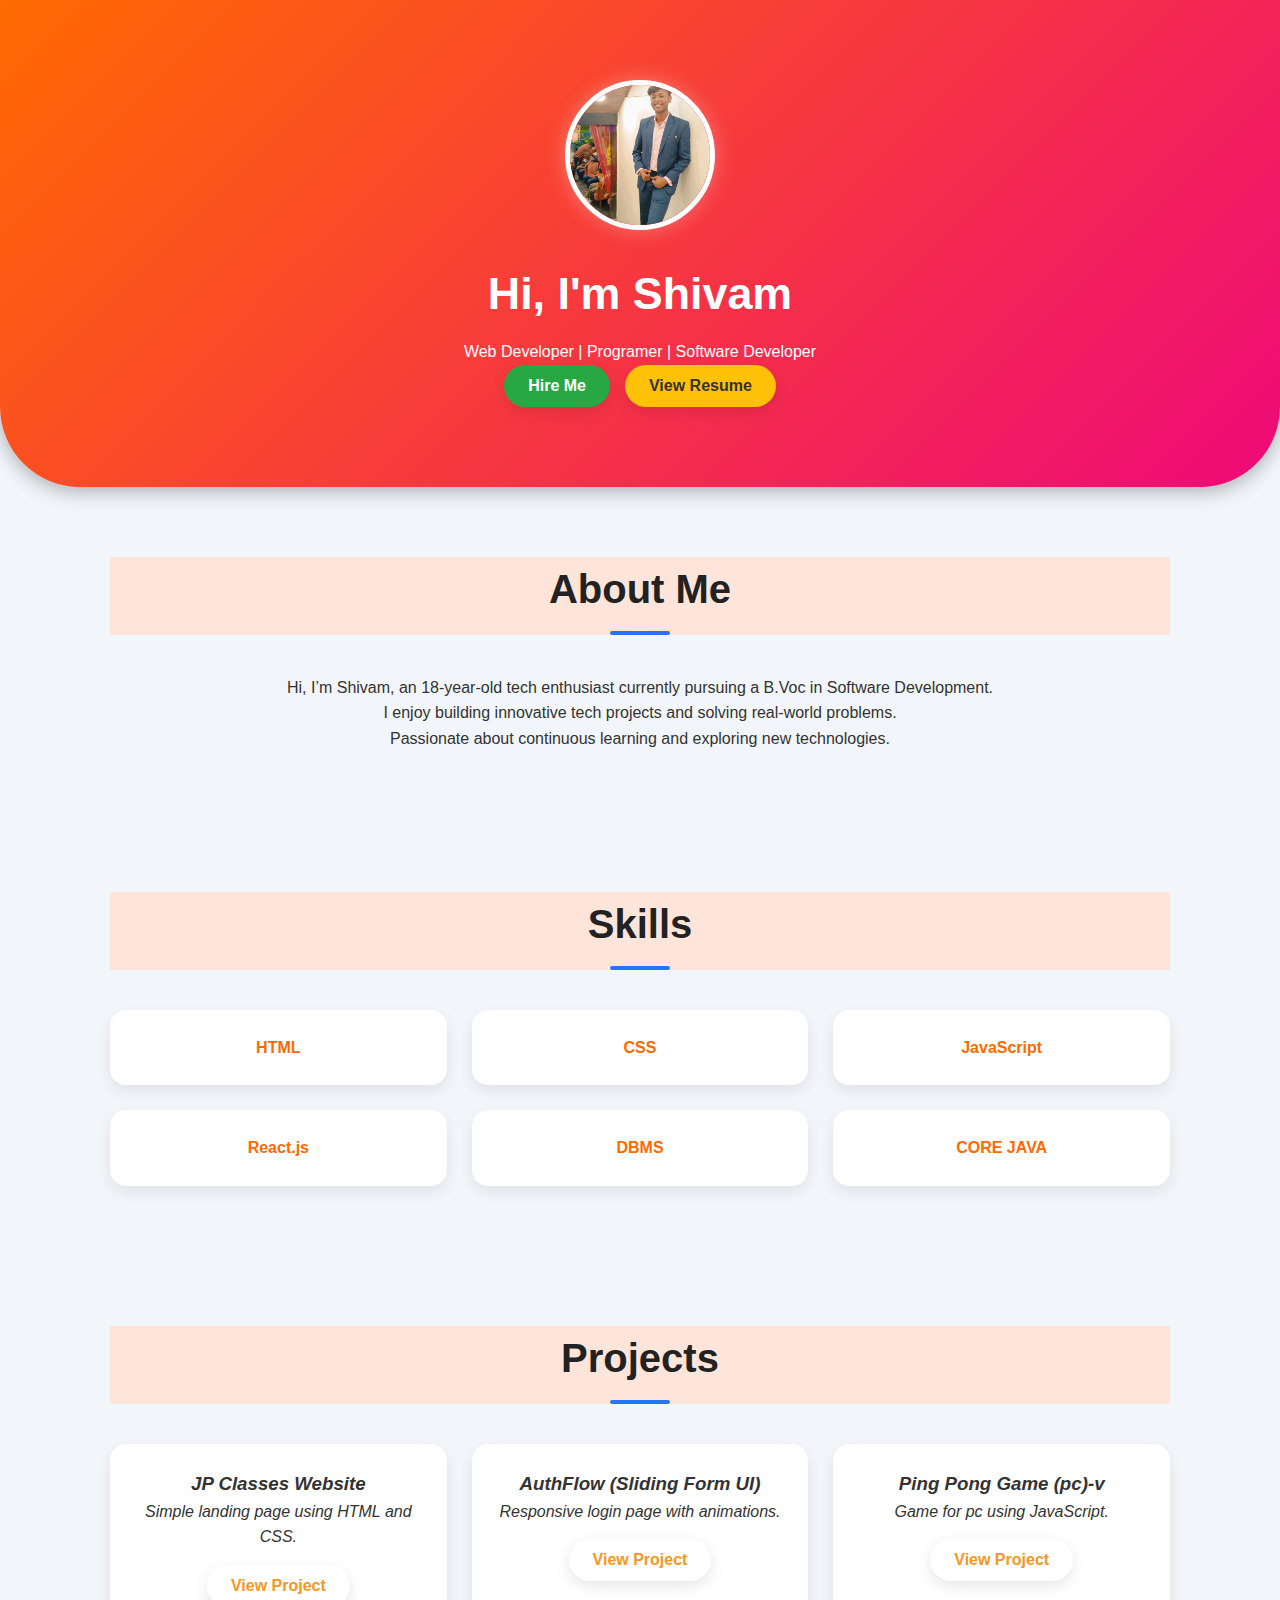
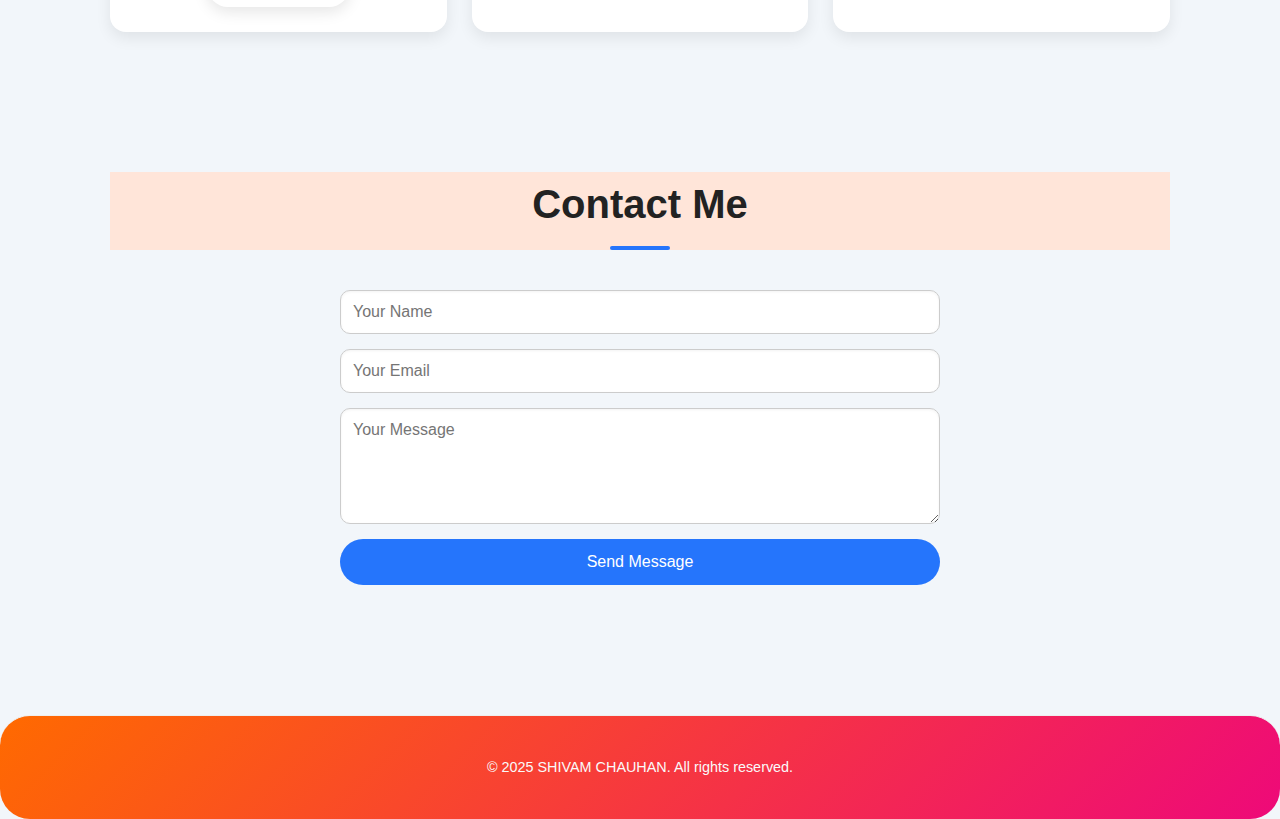
<file: task 1/index.html>
<!DOCTYPE html>
<html lang="en">
<head>
  <meta charset="UTF-8" />
  <meta name="viewport" content="width=device-width, initial-scale=1.0"/>
  <title>My Portfolio</title>
  <link rel="stylesheet" href="style.css" />
</head>
<body>



  <!-- Hero Section -->
  <section class="hero" id="home">
    <img src="Snapchat-690055648.jpg" alt="My Photo" class="hero-img" />
    <h1>Hi, I'm Shivam</h1>
    <p>Web Developer | Programer | Software Developer</p>
    
    <div class="hero-buttons">
      <a href="#contact"><button class="btn btn-green">Hire Me</button></a>
      <a href="Shivam_Chauhan_Resume (2).docx" target="_blank"><button class="btn btn-yellow">View Resume</button></a>
    </div>
  </section>

  <!-- About -->
  <section class="section" id="about">
    <h2 class="section-title">About Me</h2>
    <p>Hi, I’m Shivam, an 18-year-old tech enthusiast currently pursuing a B.Voc in Software Development.<br>
      I enjoy building innovative tech projects and solving real-world problems. <br>
      Passionate about continuous learning and exploring new technologies.</p>
  </section>

  <!-- Skills -->
  <section class="section" id="skills">
    <h2 class="section-title">Skills</h2>
    <div class="skills">
      <div class="skill">HTML</div>
      <div class="skill">CSS</div>
      <div class="skill">JavaScript</div>
      <div class="skill">React.js</div>
      <div class="skill">DBMS</div>
      <div class="skill">CORE JAVA</div>
    </div>
  </section>

  <!-- Projects -->
<section class="section" id="projects">
  <h2 class="section-title">Projects</h2>
  <div class="projects">
    <div class="project">
      <h3>JP Classes Website</h3>
      <p>Simple landing page using HTML and CSS.</p>
      <a href=": https://dellusr.github.io/jpclass.github.io/" target="_blank">
        <button class="btn btn-light">View Project</button>
      </a>
    </div>
    <div class="project">
      <h3>AuthFlow (Sliding Form UI)</h3>
      <p>Responsive login page with animations.</p>
      <a href="https://dellusr.github.io/formsliding.github.io/" target="_blank">
        <button class="btn btn-light">View Project</button>
      </a>
    </div>
    <div class="project">
      <h3>Ping Pong Game (pc)-v </h3>
      <p>Game for pc using JavaScript.</p>
      <a href="https://pingupongugmr.netlify.app/" target="_blank">
        <button class="btn btn-light">View Project</button>
      </a>
    </div>
  </div>
</section>


  <!-- Contact -->
  <section class="section" id="contact">
    <h2 class="section-title">Contact Me</h2>
    <form class="contact-form">
      <input type="text" placeholder="Your Name" required />
      <input type="email" placeholder="Your Email" required />
      <textarea rows="5" placeholder="Your Message" required></textarea>
      <button type="submit">Send Message</button>
    </form>
  </section>

  <!-- Footer -->
  <footer>
    <p>&copy; 2025 SHIVAM CHAUHAN. All rights reserved.</p>
  </footer>

  <script>
    function toggleMenu() {
      document.getElementById("navLinks").classList.toggle("active");
    }
  </script>

</body>
</html>
</file>
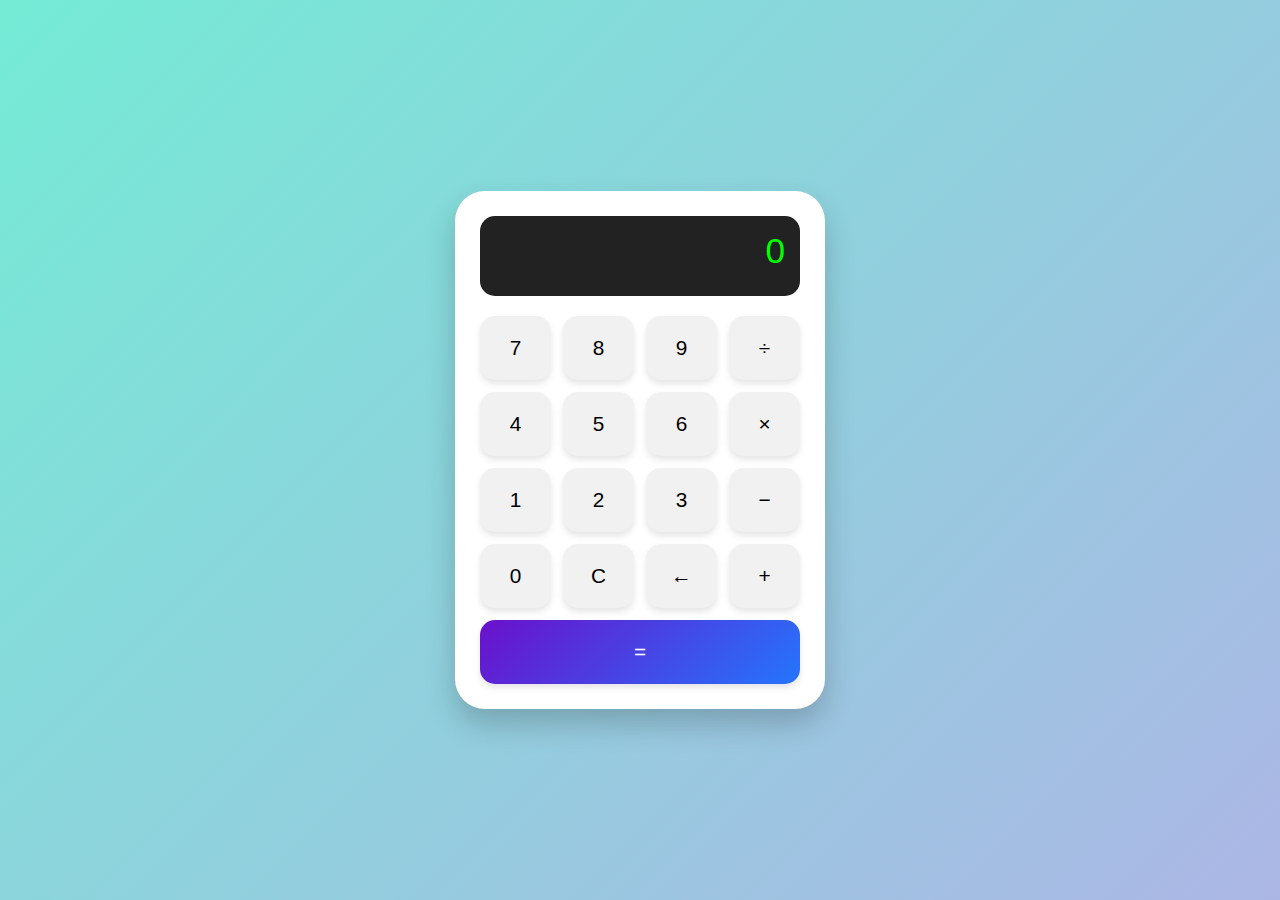
<file: task 3/index.html>
<!DOCTYPE html>
<html lang="en">
<head>
  <meta charset="UTF-8">
  <meta name="viewport" content="width=device-width, initial-scale=1.0">
  <title>Beautiful Commercial Calculator</title>
  <link rel="stylesheet" href="style.css">
</head>
<body>
  <div class="calculator">
    <div class="display" id="display">0</div>
    <div class="buttons">
      <button onclick="press('7')">7</button>
      <button onclick="press('8')">8</button>
      <button onclick="press('9')">9</button>
      <button onclick="press('/')">÷</button>

      <button onclick="press('4')">4</button>
      <button onclick="press('5')">5</button>
      <button onclick="press('6')">6</button>
      <button onclick="press('*')">×</button>

      <button onclick="press('1')">1</button>
      <button onclick="press('2')">2</button>
      <button onclick="press('3')">3</button>
      <button onclick="press('-')">−</button>

      <button onclick="press('0')">0</button>
      <button onclick="clearDisplay()">C</button>
      <button onclick="backspace()">←</button>
      <button onclick="press('+')">+</button>

      <button class="equal" onclick="calculate()">=</button>
    </div>
  </div>

  <script src="script.js"></script>
</body>
</html>
</file>
<file: task 3/style.css>
body {
  font-family: 'Segoe UI', Tahoma, Geneva, Verdana, sans-serif;
  background: linear-gradient(135deg, #74ebd5, #ACB6E5);
  display: flex;
  justify-content: center;
  align-items: center;
  height: 100vh;
  margin: 0;
}

.calculator {
  background: #fff;
  border-radius: 30px;
  box-shadow: 0 15px 30px rgba(0,0,0,0.2);
  padding: 25px;
  width: 320px;
  transition: transform 0.3s;
}

.calculator:hover {
  transform: scale(1.02);
}

.display {
  background: #222;
  color: #0f0;
  font-size: 2.2em;
  border-radius: 15px;
  padding: 15px;
  text-align: right;
  margin-bottom: 20px;
  min-height: 50px;
  overflow-wrap: break-word;
}

.buttons {
  display: grid;
  grid-template-columns: repeat(4, 1fr);
  gap: 12px;
}

button {
  padding: 20px;
  font-size: 1.3em;
  border: none;
  border-radius: 15px;
  background: #f1f1f1;
  transition: background 0.3s, transform 0.1s, box-shadow 0.3s;
  cursor: pointer;
  box-shadow: 0 4px 6px rgba(0,0,0,0.1);
}

button:hover {
  background: linear-gradient(135deg, #ff9d76, #fcbf49);
  color: #fff;
  transform: scale(1.1);
}

button:active {
  transform: scale(0.95);
}

button.equal {
  grid-column: span 4;
  background: linear-gradient(135deg, #6a11cb, #2575fc);
  color: #fff;
}

button.equal:hover {
  background: linear-gradient(135deg, #2575fc, #6a11cb);
}

@media (max-width: 400px) {
  .calculator {
    width: 90%;
  }
  button {
    padding: 15px;
    font-size: 1.1em;
  }
}
</file>
<file: task 1/style.css>
/* Reset & Base */
* {
  margin: 0;
  padding: 0;
  box-sizing: border-box;
  scroll-behavior: smooth;
  font-family: 'Segoe UI', sans-serif;
}

body {
  line-height: 1.6;
  background-color: #f2f6fa;
  color: #333;
}

/* Hero Section */
.hero {
background: linear-gradient(135deg, #ff6a00, #ee0979);


  color: white;
  padding: 80px 20px 80px;
  text-align: center;
  border-bottom-left-radius: 80px;
  border-bottom-right-radius: 80px;
  box-shadow: 0 4px 20px rgba(0, 0, 0, 0.3);
}

.hero-img {
  width: 150px;
  height: 150px;
  border-radius: 50%;
  border: 5px solid white;
  box-shadow: 0 0 20px rgba(255, 255, 255, 0.3);
  margin-bottom: 20px;
  object-fit: cover;
}

.hero h1 {
  font-size: 2.8em;
  margin-bottom: 10px;
}

.highlight {
  color: #ffffff;
}

.subtitle {
  font-size: 1.2em;
  color: #f0f0f0;
  margin-bottom: 30px;
}

.hero-buttons {
  display: flex;
  justify-content: center;
  gap: 15px;
  flex-wrap: wrap;
}

.btn {
  padding: 12px 24px;
  border: none;
  border-radius: 30px;
  font-weight: bold;
  font-size: 1em;
  cursor: pointer;
  transition: transform 0.2s ease, box-shadow 0.2s ease;
  text-decoration: none;
  box-shadow: 0 5px 15px rgba(0,0,0,0.1);
}

.btn:hover {
  transform: translateY(-3px);
  box-shadow: 0 8px 20px rgba(0,0,0,0.15);
}

.btn-green {
  background-color: #28a745;
  color: white;
}

.btn-yellow {
  background-color: #ffc107;
  color: #333;
}

.btn-light {
  background-color: white;
  color: #f7971e;
}


/* Sections */
.section {
  padding: 70px 20px;
  max-width: 1100px;
  margin: auto;
}

.section-title {
  font-size: 2.5em;
background-color: #ffe5d9;
color: #222;
  margin-bottom: 40px;
  text-align: center;
  position: relative;
}

.section-title::after {
  content: '';
  width: 60px;
  height: 4px;
  background-color: #2575fc;
  display: block;
  margin: 10px auto 0;
  border-radius: 2px;
}

/* Skills & Projects */
.skills, .projects {
  display: flex;
  flex-wrap: wrap;
  justify-content: center;
  gap: 25px;
}

.skill, .project {
  background-color: white;
  padding: 25px;
  border-radius: 16px;
  flex: 1 1 280px;
  text-align: center;
  box-shadow: 0 6px 15px rgba(0,0,0,0.08);
  transition: transform 0.3s ease;
}

.skill:hover, .project:hover {
  transform: translateY(-8px);
}

.project button {
  margin-top: 15px;
}

/* Contact Form */
.contact-form {
  display: flex;
  flex-direction: column;
  gap: 15px;
  max-width: 600px;
  margin: auto;
}

.contact-form input,
.contact-form textarea {
  padding: 12px;
  font-size: 1em;
  border-radius: 10px;
  border: 1px solid #ccc;
  box-shadow: inset 0 1px 3px rgba(0,0,0,0.05);
}

.contact-form button {
  padding: 14px;
  background-color: #2575fc;
  color: white;
  border: none;
  font-size: 1em;
  cursor: pointer;
  border-radius: 30px;
  transition: background 0.3s ease;
}

.contact-form button:hover {
  background-color: #1a5ed7;
}

/* Footer */
footer {
background: linear-gradient(135deg, #ff6a00, #ee0979);
 
  text-align: center;
  padding: 40px;
  font-size: 0.9em;
  color: #faf9f9;
  margin-top: 60px;
  border-top: 1px solid #eee;
  border-radius: 30px;
}

/* Responsive */
@media (max-width: 768px) {
  .hero h1 {
    font-size: 2.2em;
  }

  .hero p {
    font-size: 1em;
  }

  .skills, .projects {
    flex-direction: column;
    align-items: center;
  }
}
.project h3{
    font-style: italic;
    font-weight: bold

}
.project p{
    font-style: italic;
}

.skills{
    color: #ff6a00;
    font-weight: bold;
}

.section p{
 font-family: 'Lucida Sans', 'Lucida Sans Regular', 'Lucida Grande', 'Lucida Sans Unicode', Geneva, Verdana, sans-serif;
 text-align: center ;  
}
</file>
